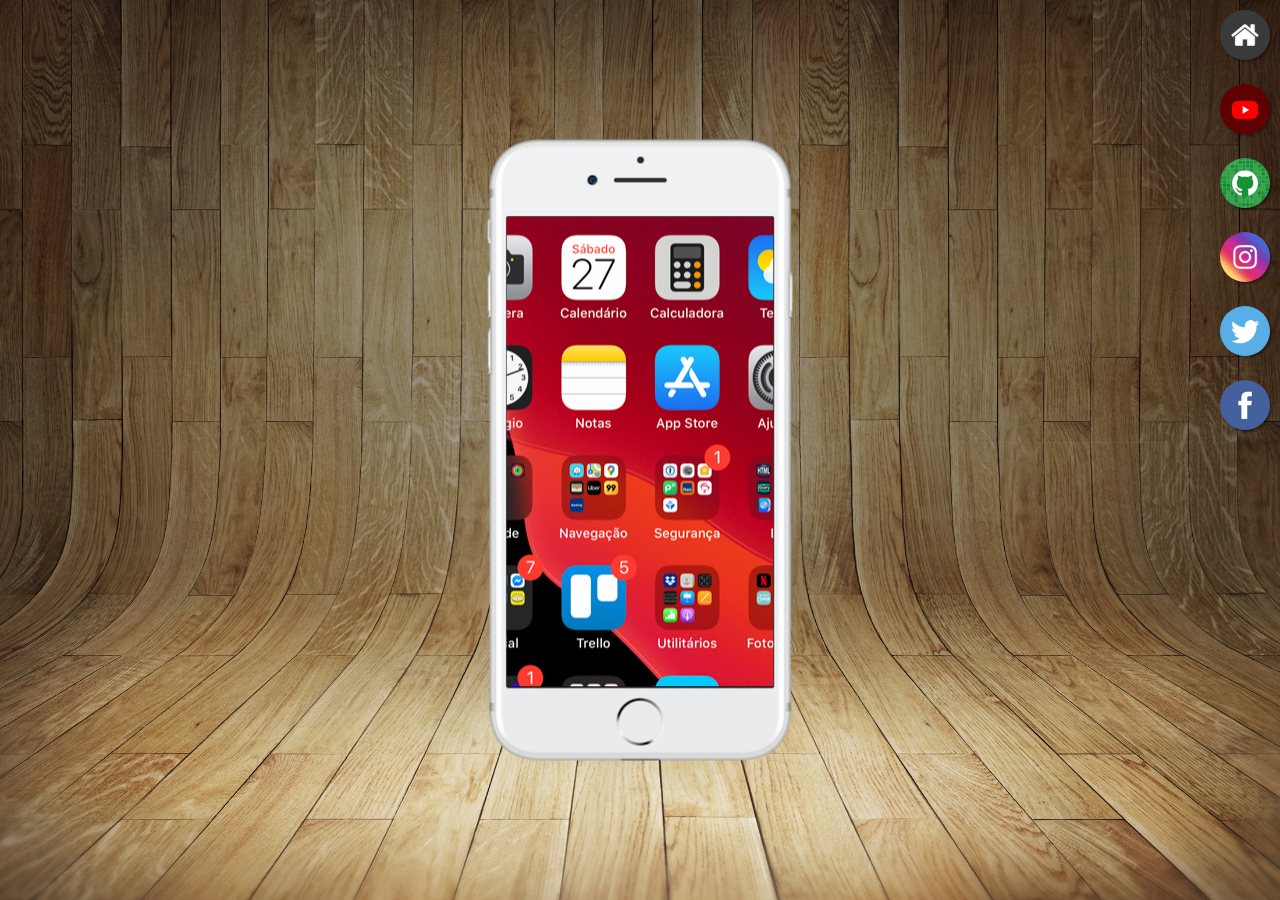
<file: index.html>
<!DOCTYPE html>
<html lang="pt-br">
<head>
    <meta charset="UTF-8">
    <meta name="viewport" content="width=device-width, initial-scale=1.0">
    <link rel="shortcut icon" href="favicon.ico" type="image/x-icon">
    <link rel="stylesheet" href="estilos/style.css">
    <title>Projeto</title>
</head>
<body>
    <main>
        <section id="telefone">
            <iframe src="home.html" name="tela" id="tela" frameborder="0">
                seu navegador não é compativel com isso.
            </iframe>
        </section>

        <section id="redes-sociais">
            <a href="home.html" target="tela"><img src="imagens/logo-home.jpg" alt="home"></a><br>
            <a href="youtube.html" target="tela"><img src="imagens/logo-youtube.jpg" alt="youtube"></a><br>
            <a href="github.html" target="tela"><img src="imagens/logo-github.jpg" alt="github"></a><br>
            <a href="#" target="tela"><img src="imagens/logo-instagram.jpg" alt="instagram"></a><br>
            <a href="#" target="tela"><img src="imagens/logo-twitter.jpg" alt="twitter"></a><br>
            <a href="#" target="tela"><img src="imagens/logo-facebook.jpg" alt="facebook"></a><br>
        </section>
    </main>
</body>
</html>
</file>
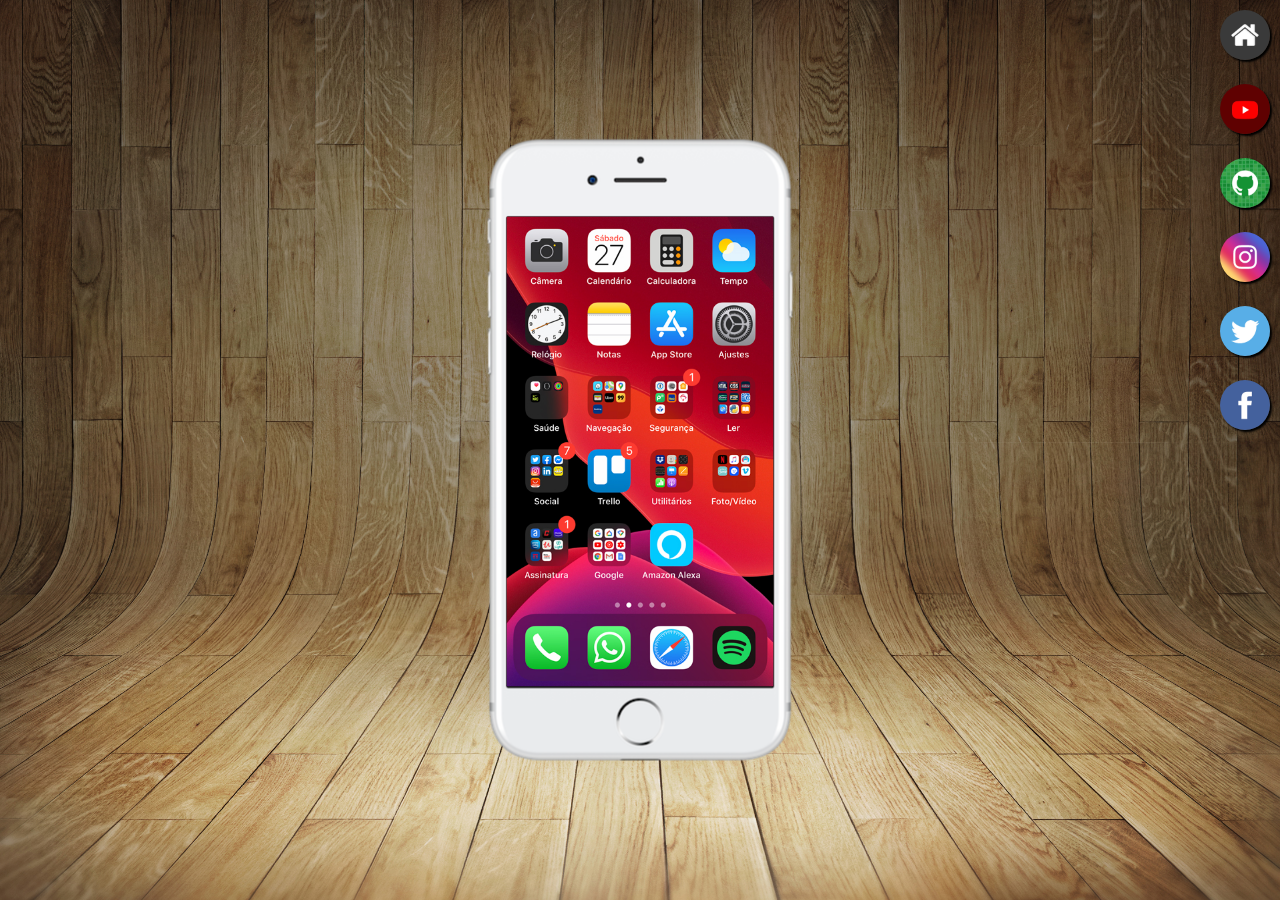
<file: teste/index.html>
<!DOCTYPE html>
<html lang="pt-br">
<head>
    <meta charset="UTF-8">
    <meta name="viewport" content="width=device-width, initial-scale=1.0">
    <title>Tentando refazer o projeto só com minhas revisões.</title>
    <link rel="stylesheet" href="style.css">
</head>
<body>
    <main>
        <section id="telefone">
            <iframe src="home.html" name="tela" id="tela" frameborder="0"></iframe>
        </section>

        <section id="redes-sociais">
                    <a href="home.html" target="tela"><img src="../imagens/logo-home.jpg" alt="home"></a><br>
            <a href="youtube.html" target="tela"><img src="../imagens/logo-youtube.jpg" alt="youtube"></a><br>
            <a href="github.html" target="tela"><img src="../imagens/logo-github.jpg" alt="github"></a><br>
            <a href="#" target="tela"><img src="../imagens/logo-instagram.jpg" alt="instagram"></a><br>
            <a href="#" target="tela"><img src="../imagens/logo-twitter.jpg" alt="twitter"></a><br>
            <a href="#" target="tela"><img src="../imagens/logo-facebook.jpg" alt="facebook"></a><br>
        </section>
    </main>
</body>
</html>
</file>
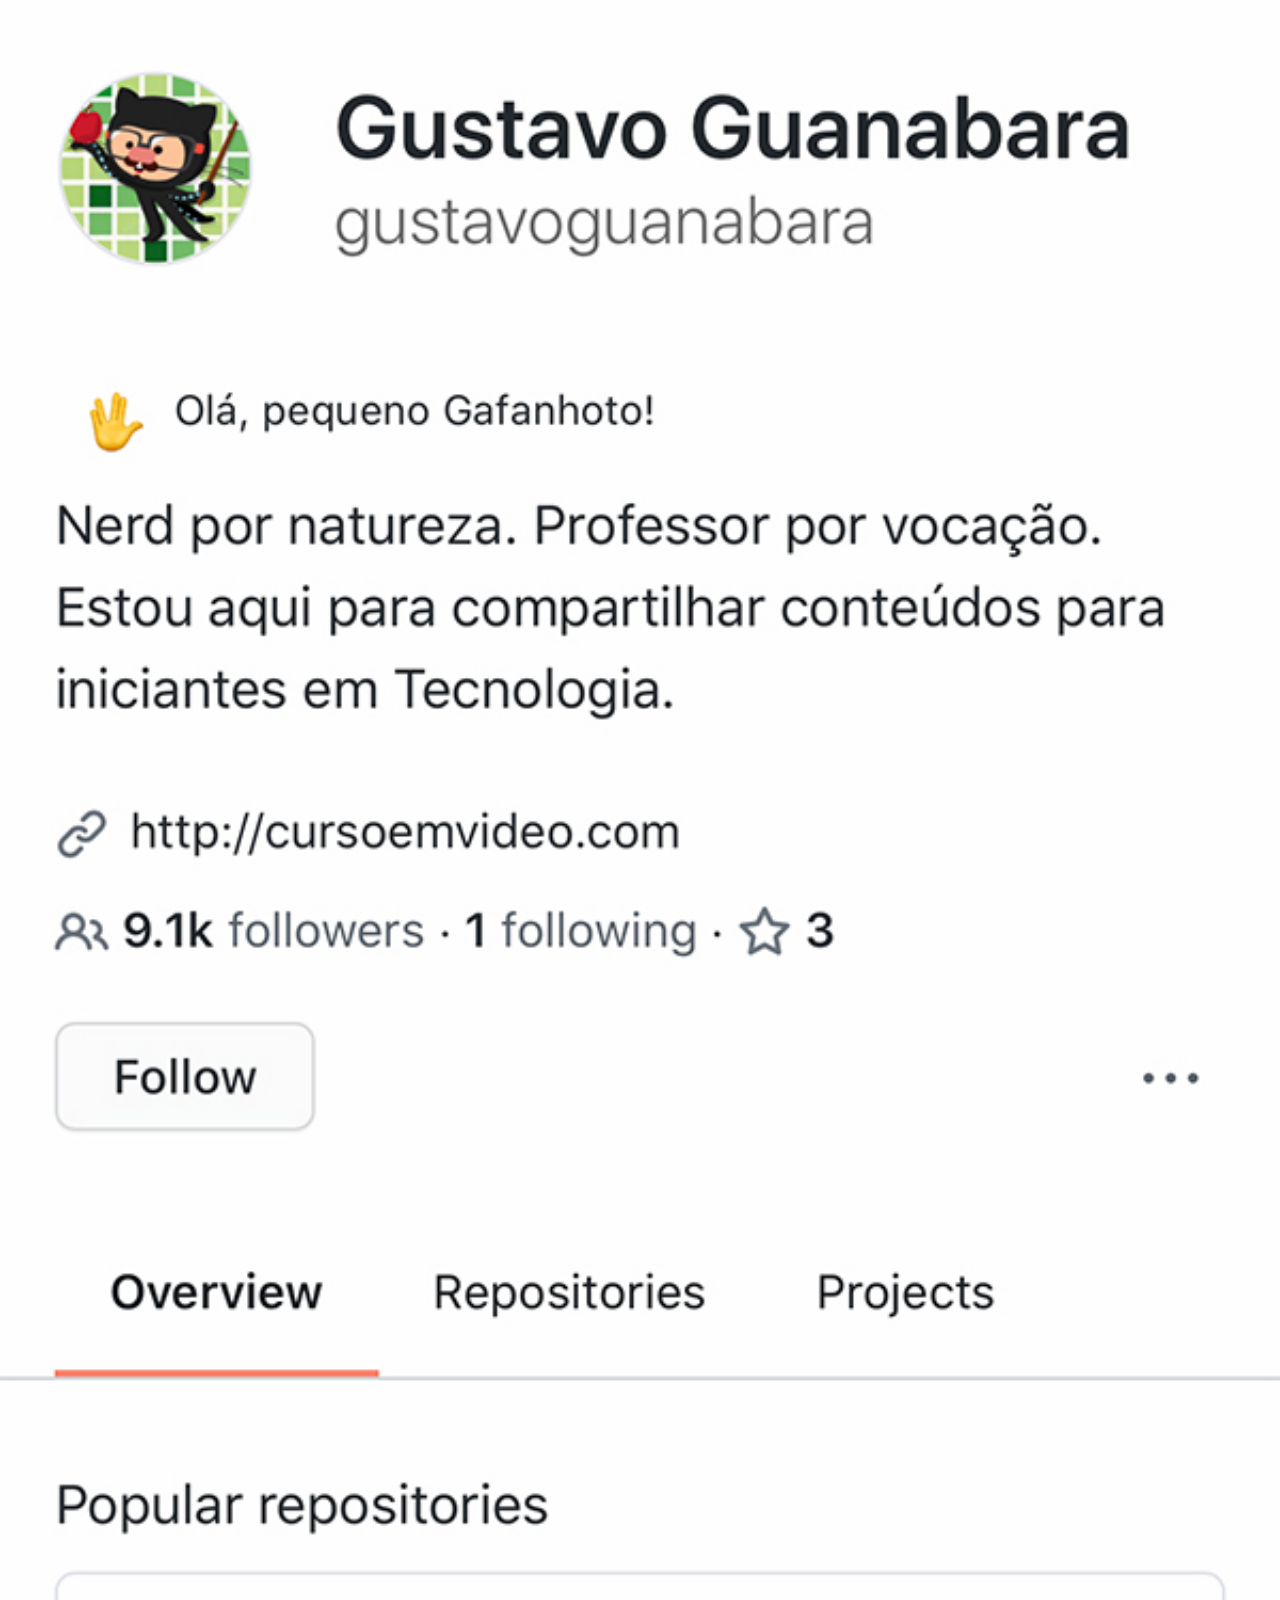
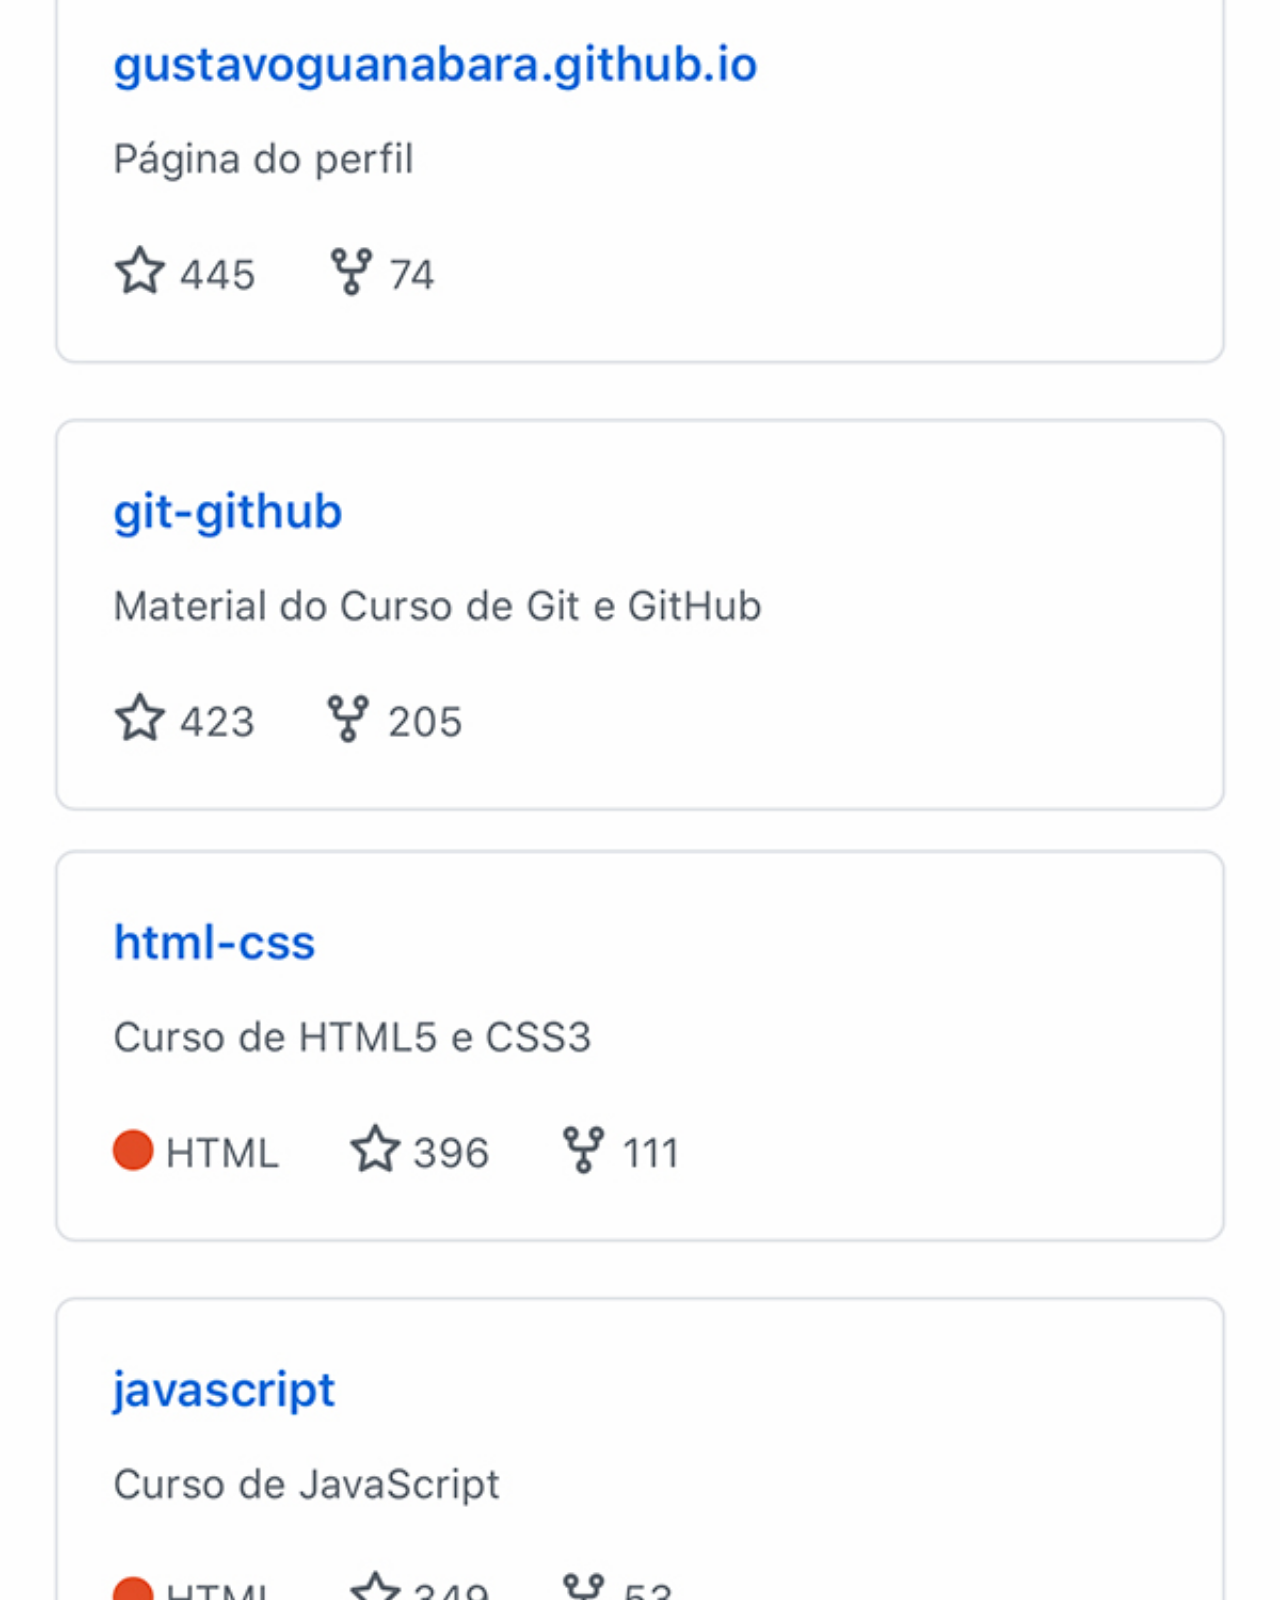
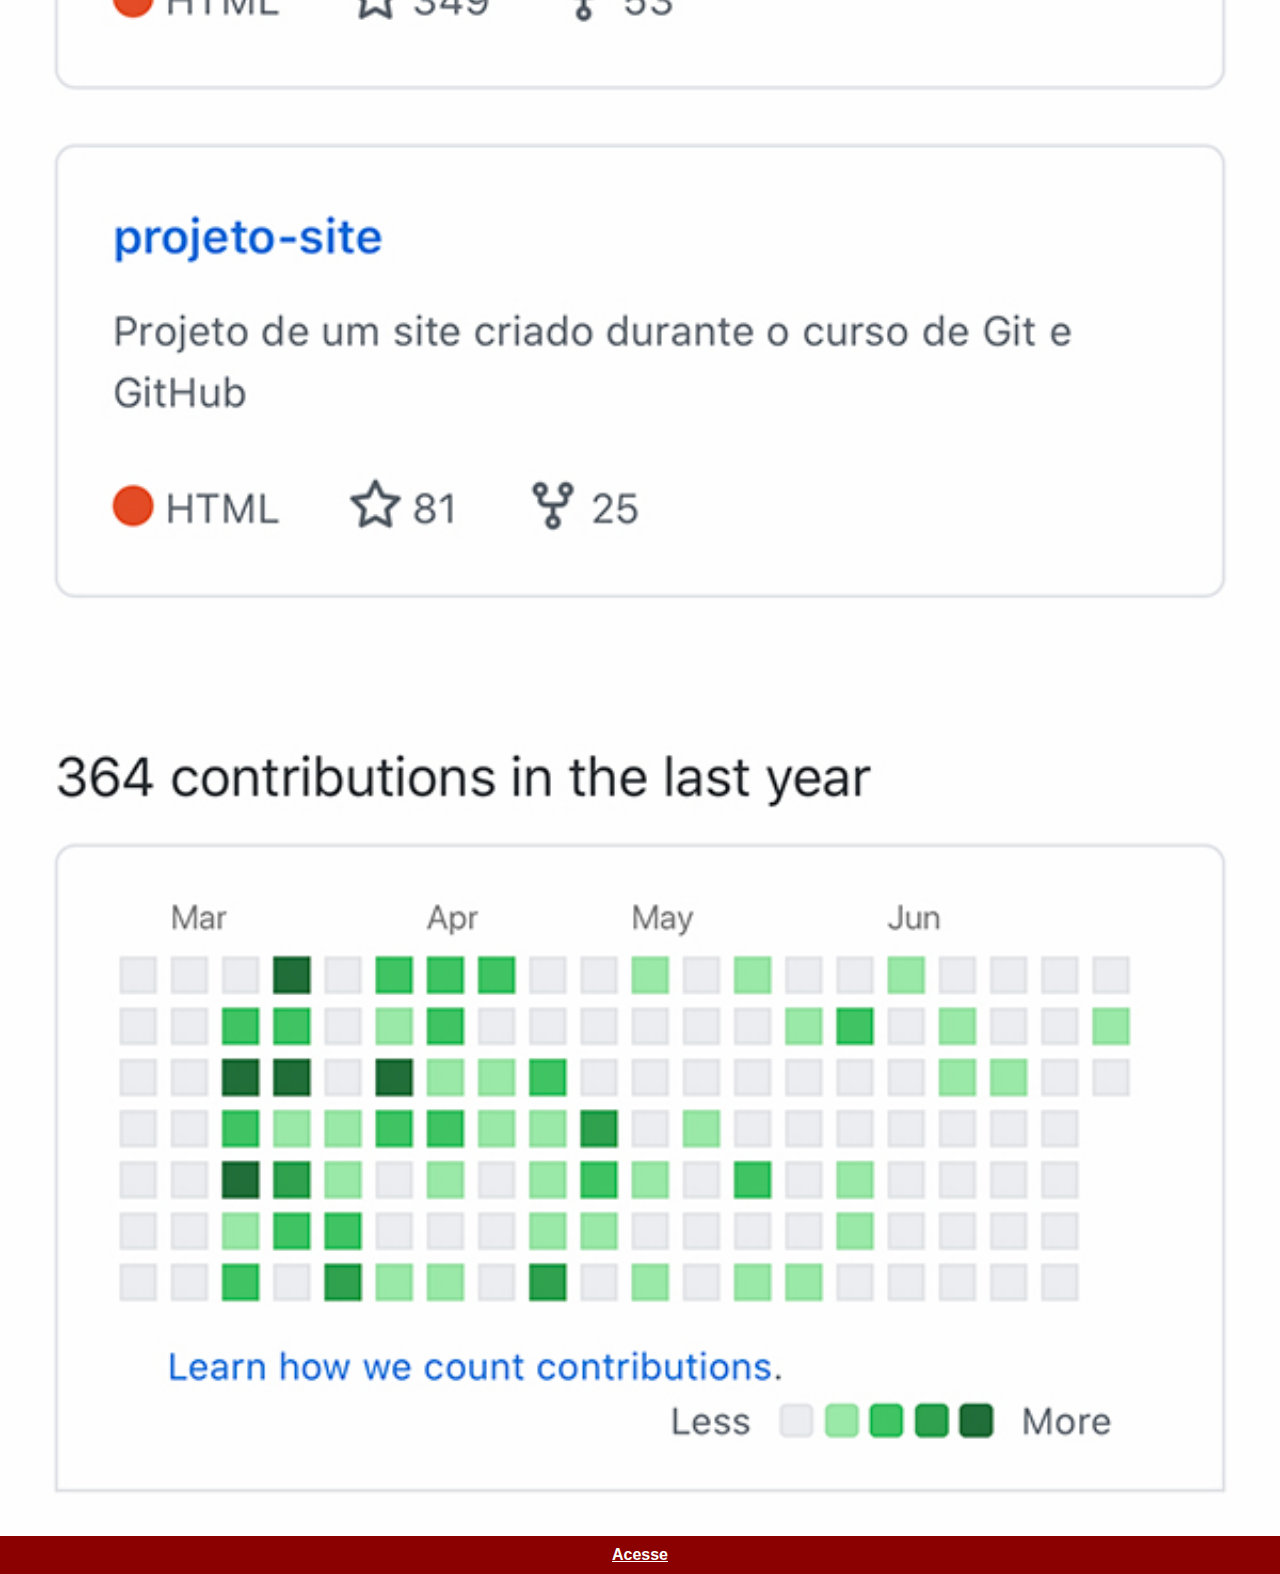
<file: github.html>
<!DOCTYPE html>
<html lang="pt-br">
<head>
    <meta charset="UTF-8">
    <meta name="viewport" content="width=device-width, initial-scale=1.0">
    <title>github</title>
    <link rel="stylesheet" href="social.css">
</head>
<body>
    <img src="imagens/tela-github.jpg" alt="github">
    <a href="https://github.com/thsousakj" target="_blank">Acesse</a>
</body>
</html>
</file>
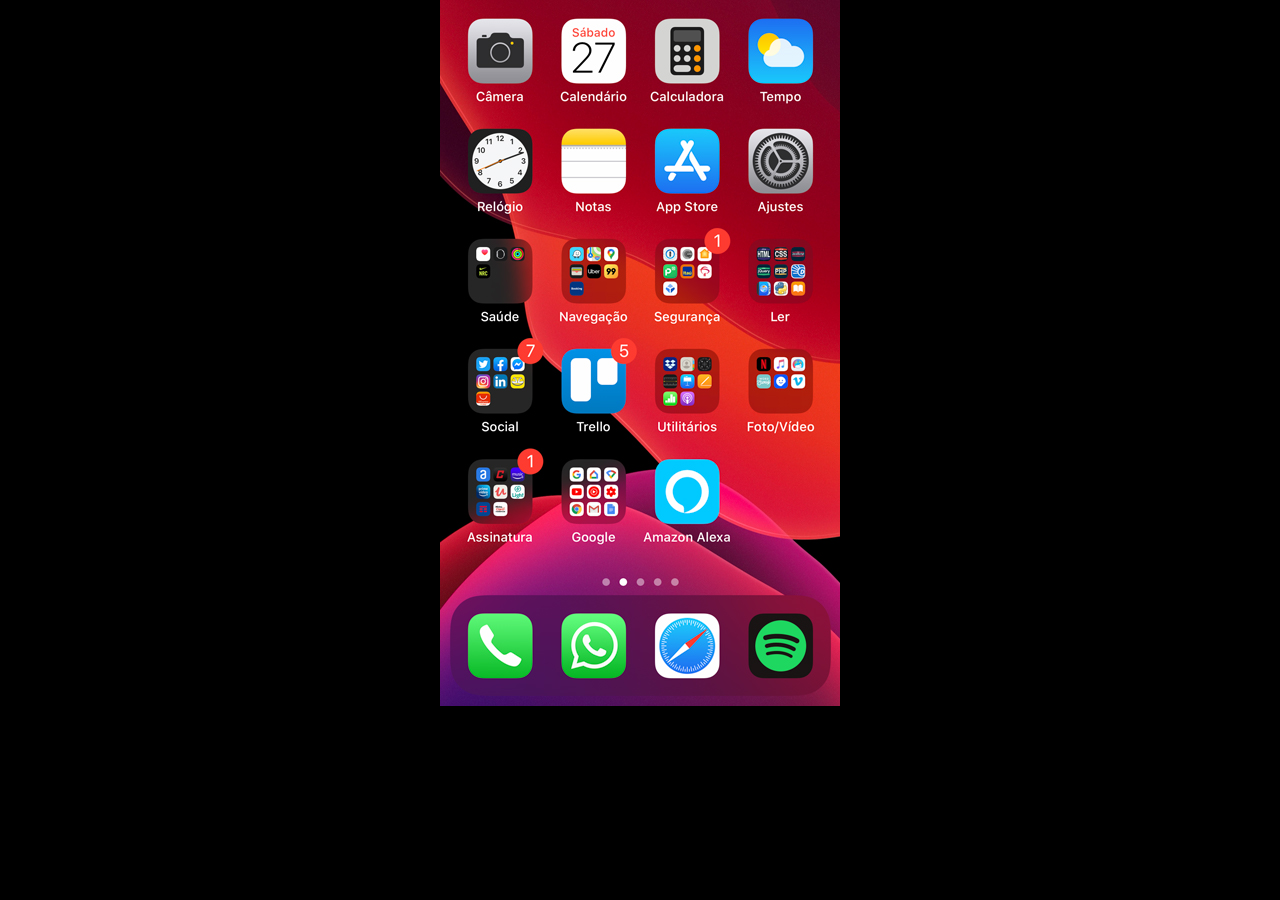
<file: home.html>
<!DOCTYPE html>
<html lang="pt-br">
<head>
    <meta charset="UTF-8">
    <meta name="viewport" content="width=device-width, initial-scale=1.0">
    <title>Home</title>
    <style>
        * {
            margin: 0px;
            padding: 0px;
        }

        body {
            height: 100%vh;
            width: 100vw;
            background-size: cover;
            background: black url('imagens/tela-home.jpg') no-repeat top center;
        }
    </style>
</head>
<body>
</body>
</html>
</file>
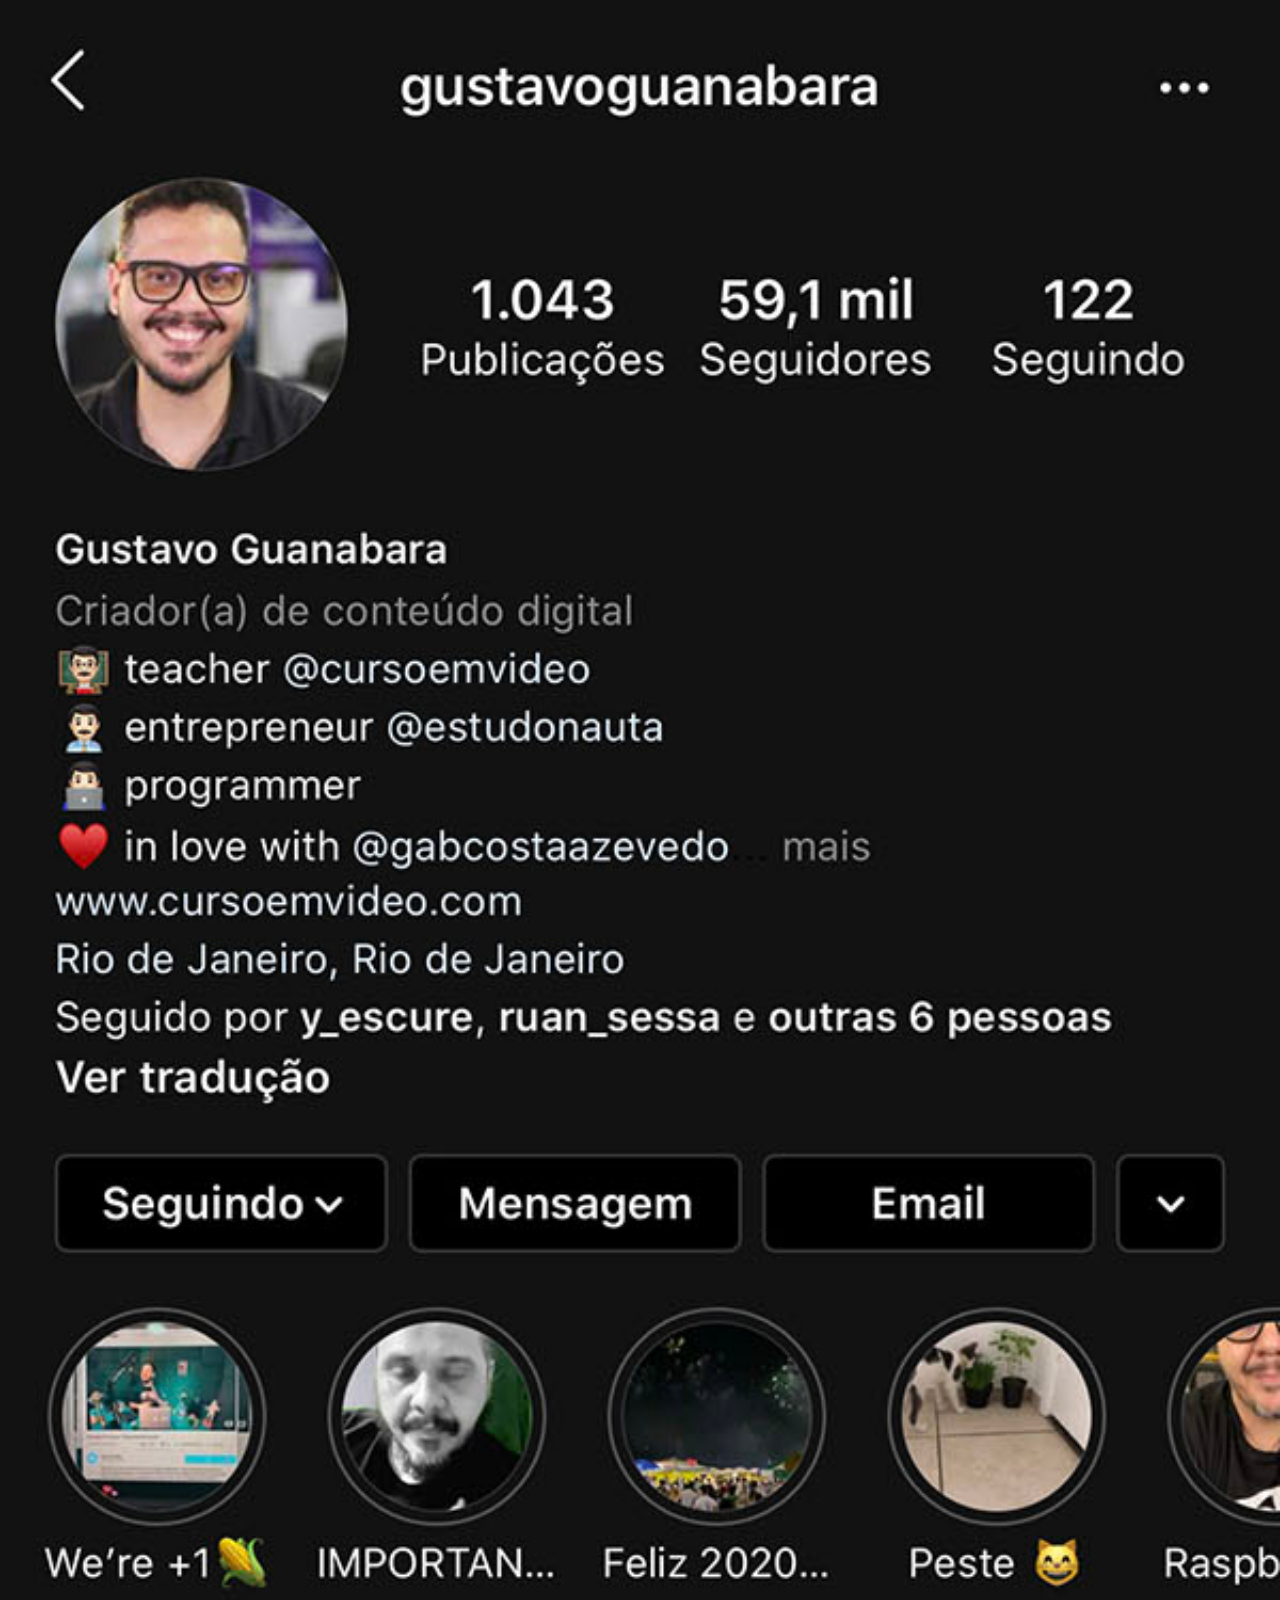
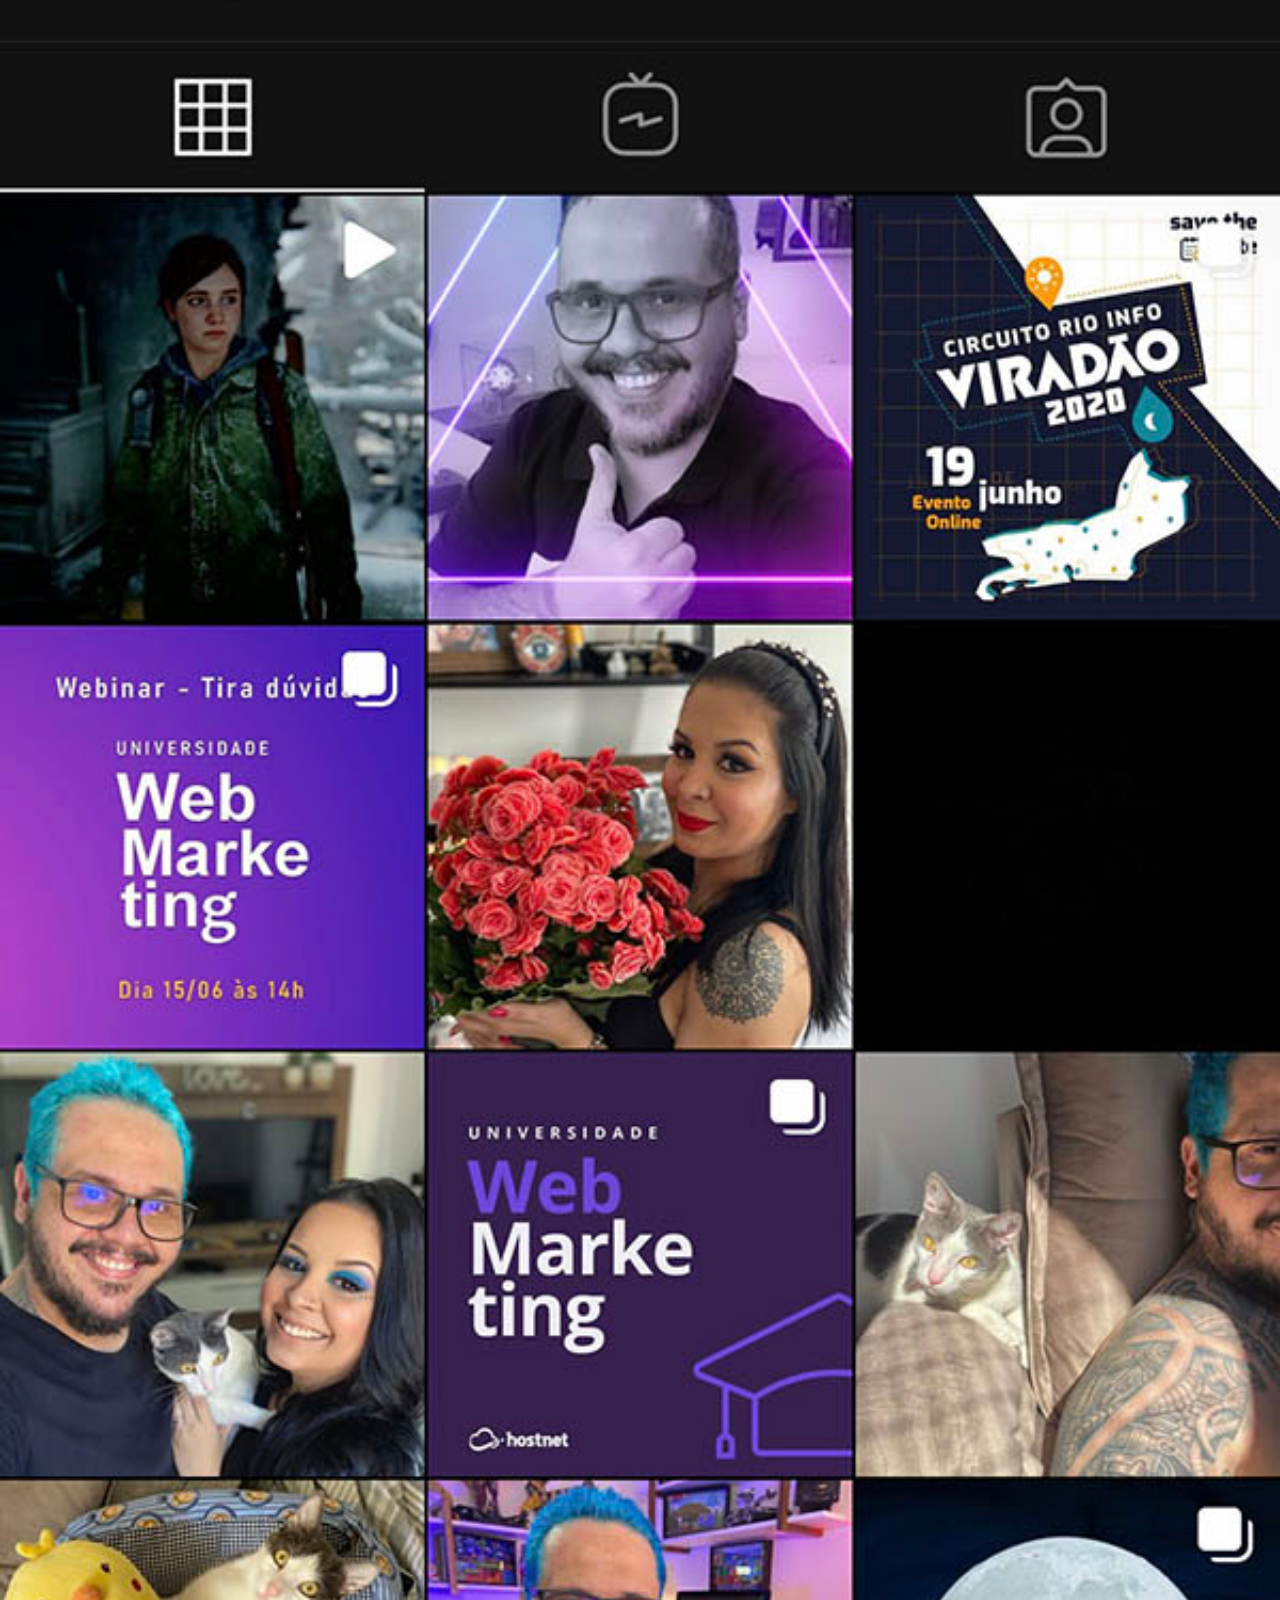
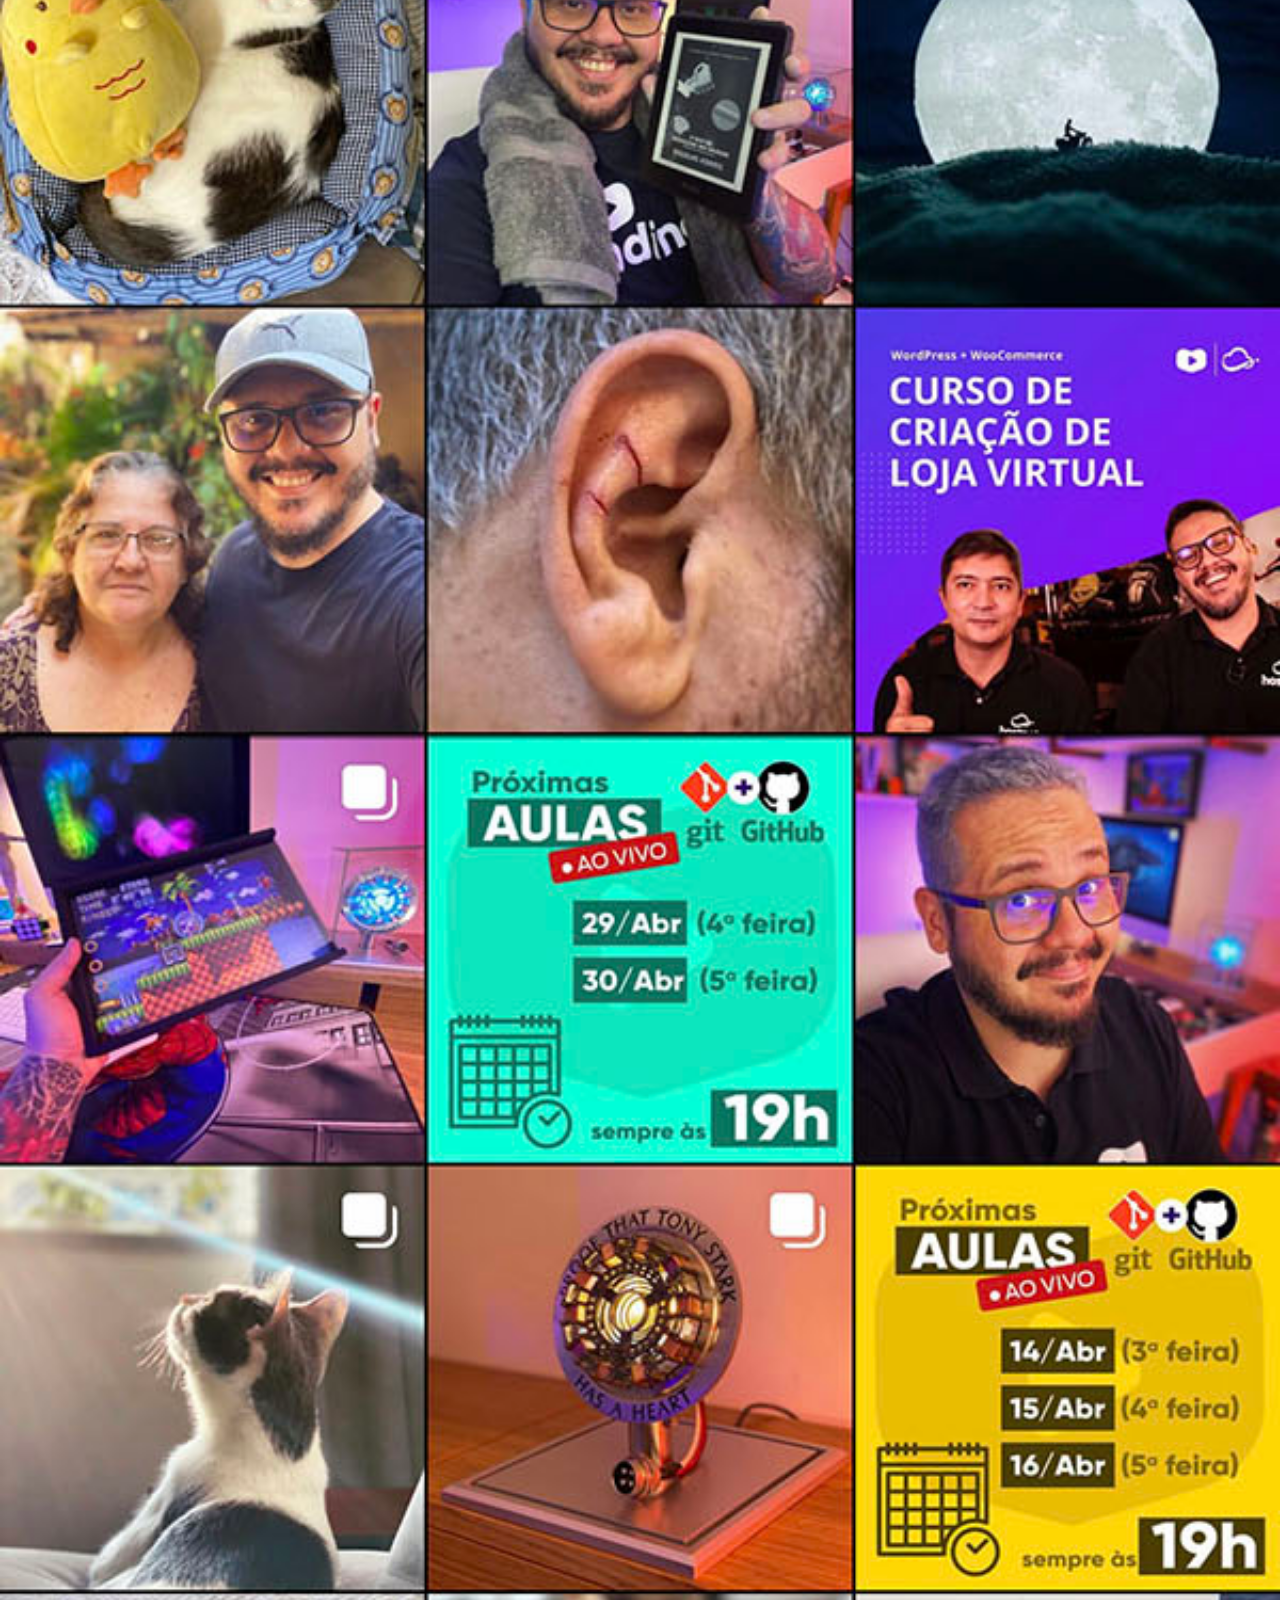
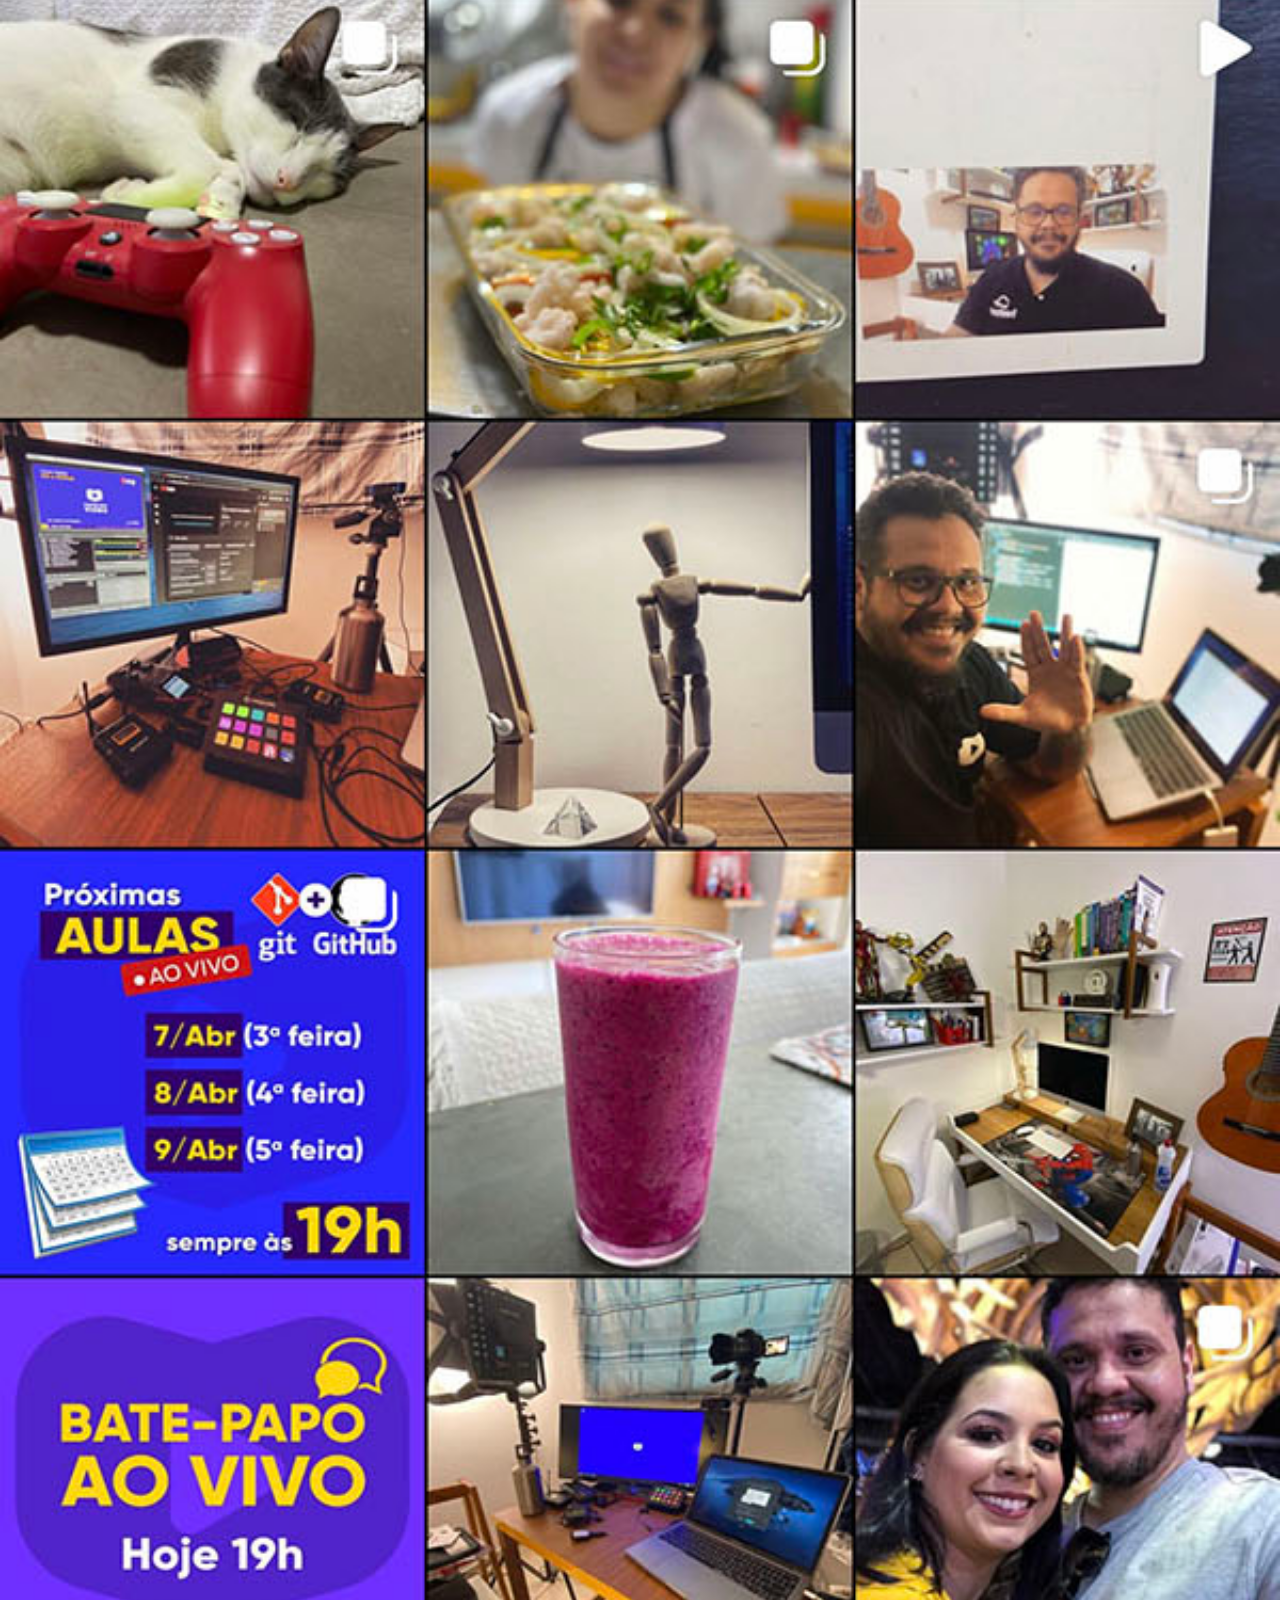
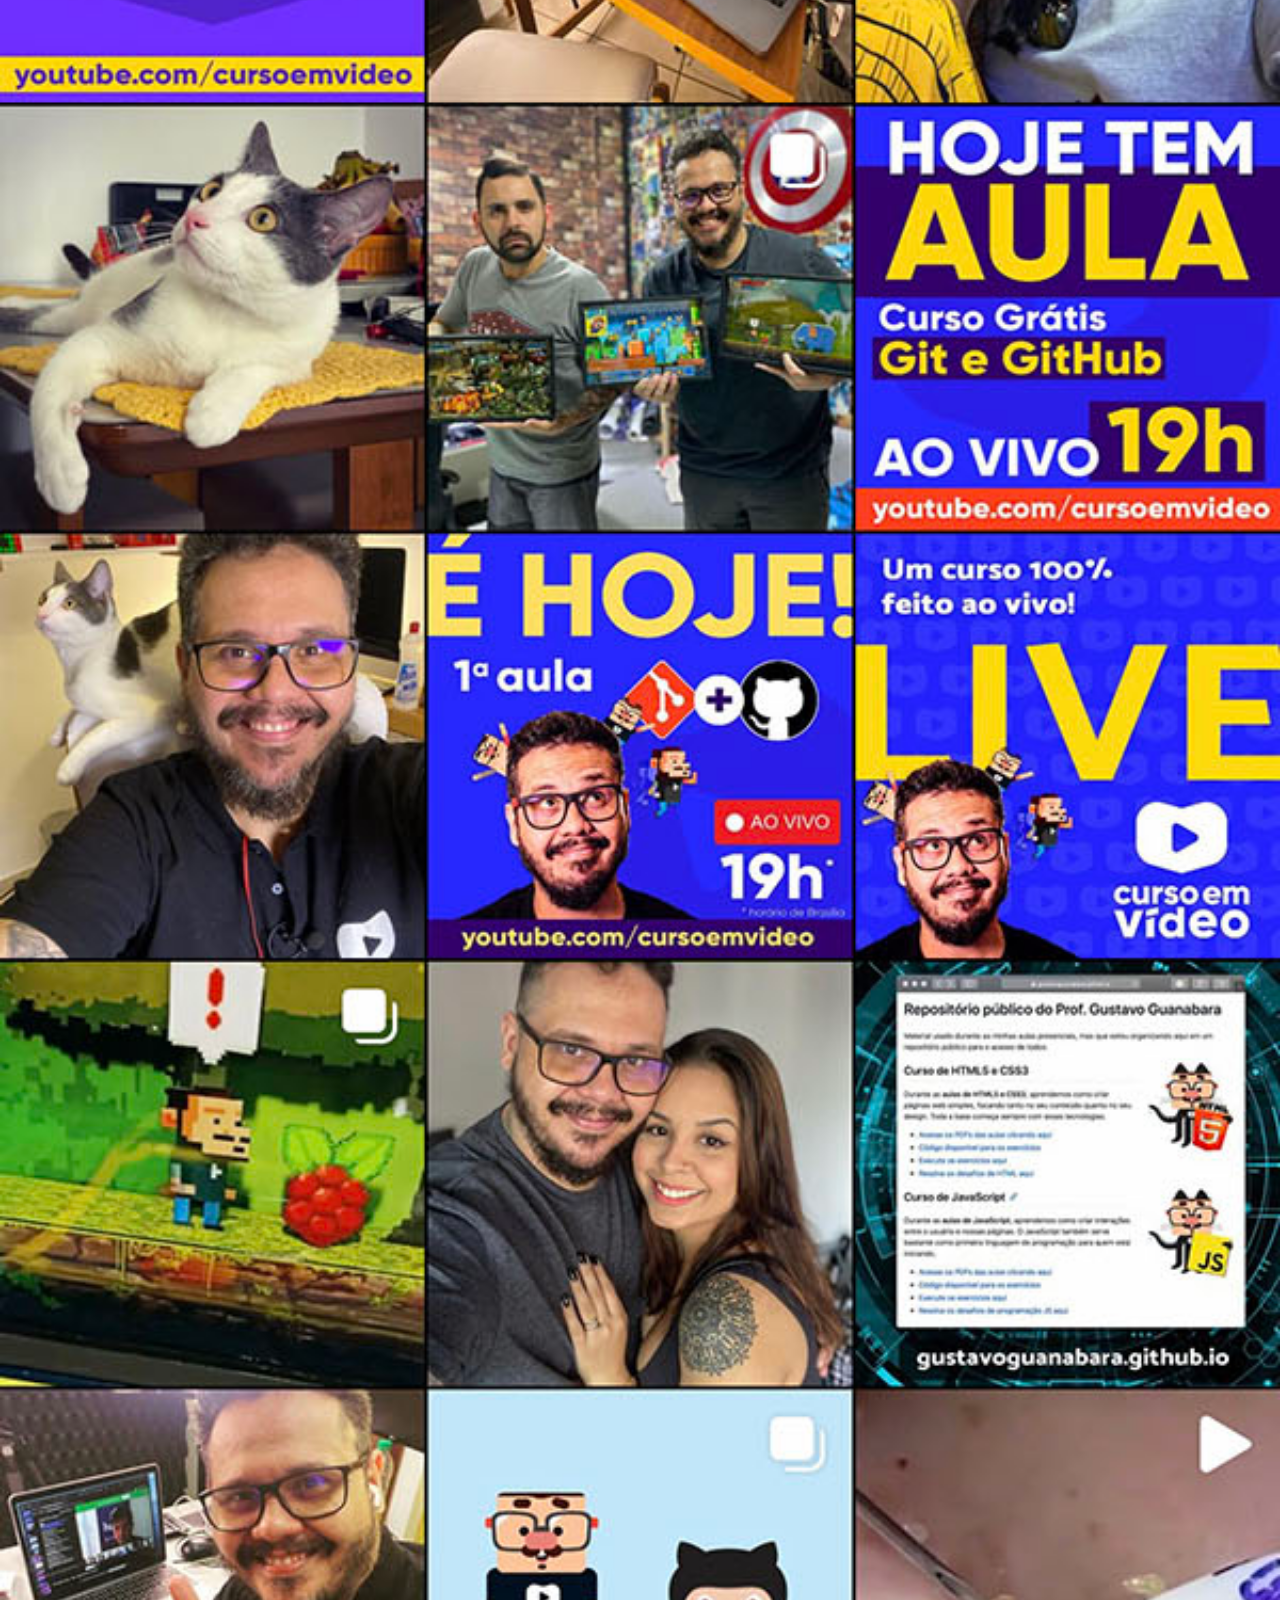
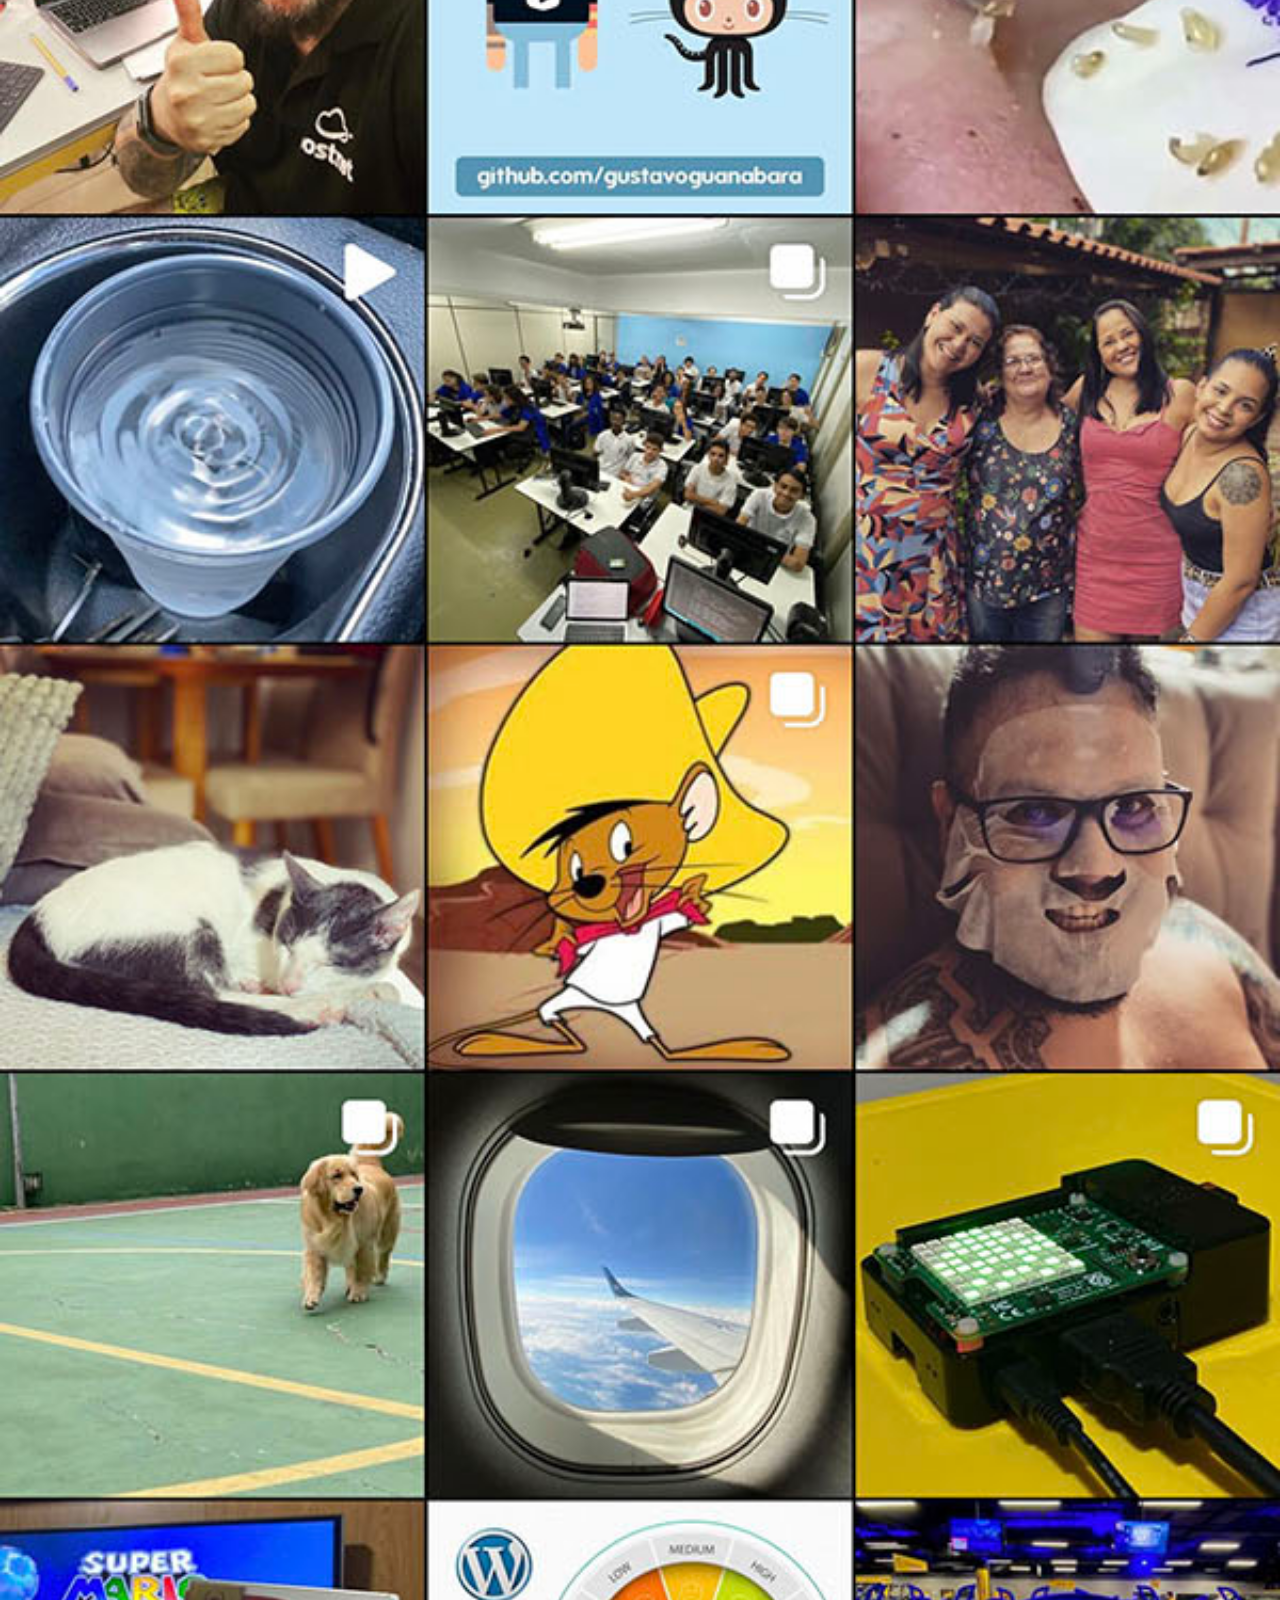
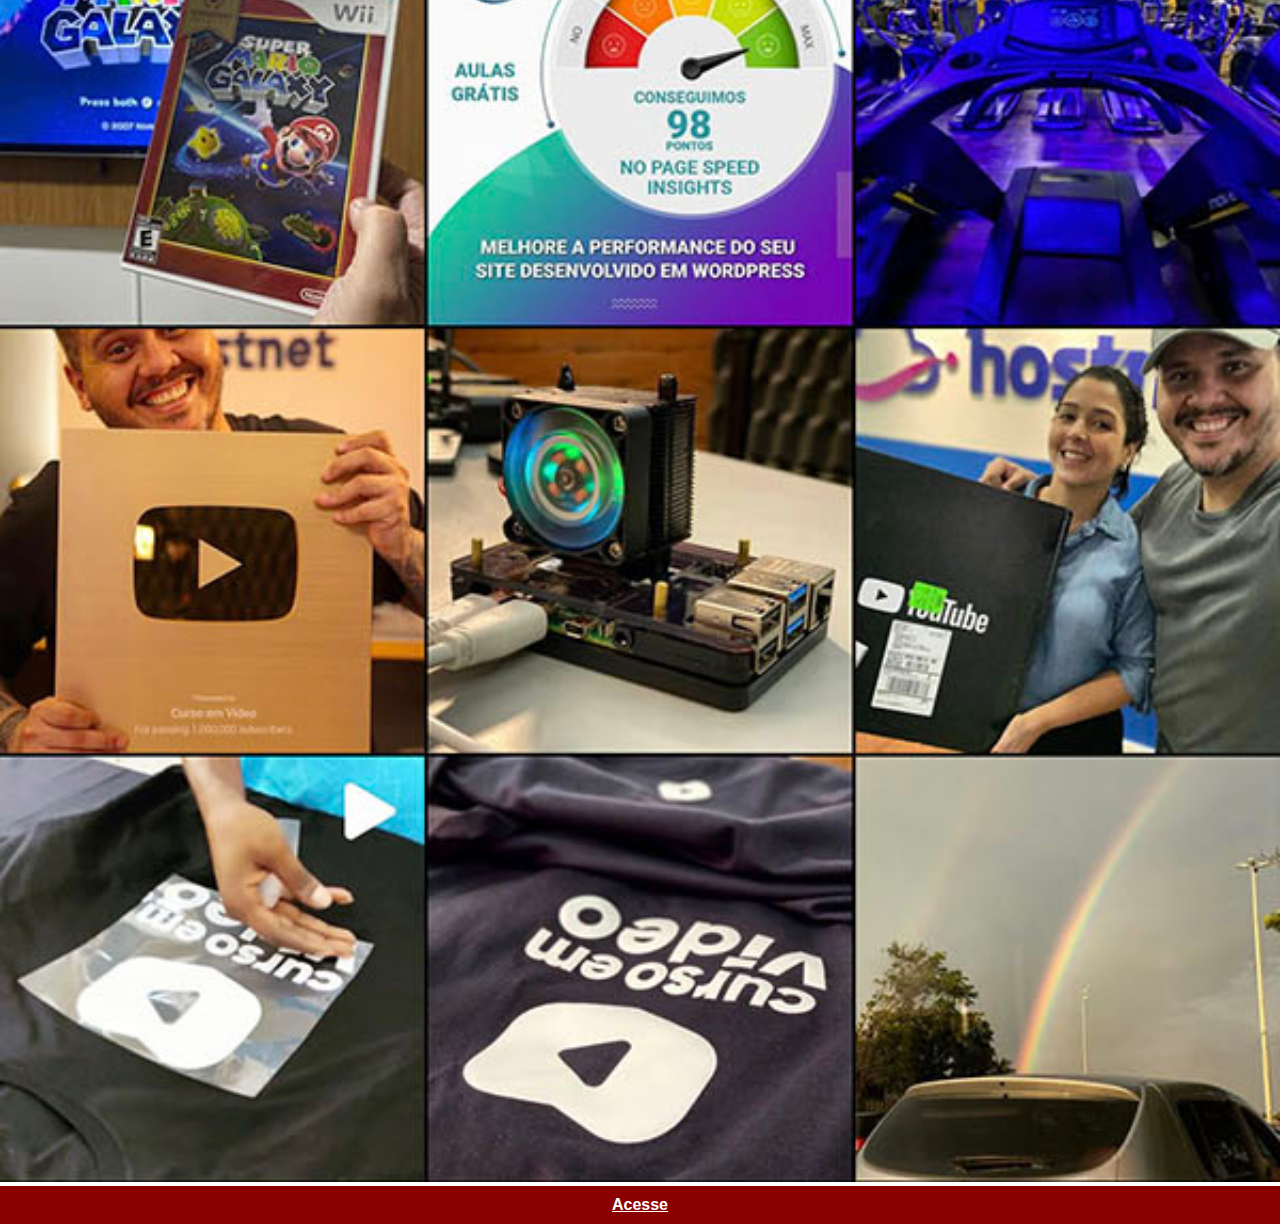
<file: instagram.html>
<!DOCTYPE html>
<html lang="pt-br">
<head>
    <meta charset="UTF-8">
    <meta name="viewport" content="width=device-width, initial-scale=1.0">
    <title>Instagram</title>
    <link rel="stylesheet" href="social.css">
</head>
<body>
    <img src="imagens/tela-instagram.jpg" alt="Instagram">
    <a href="https://www.instagram.com/" target="_blank">Acesse</a>
</body>
</html>
</file>
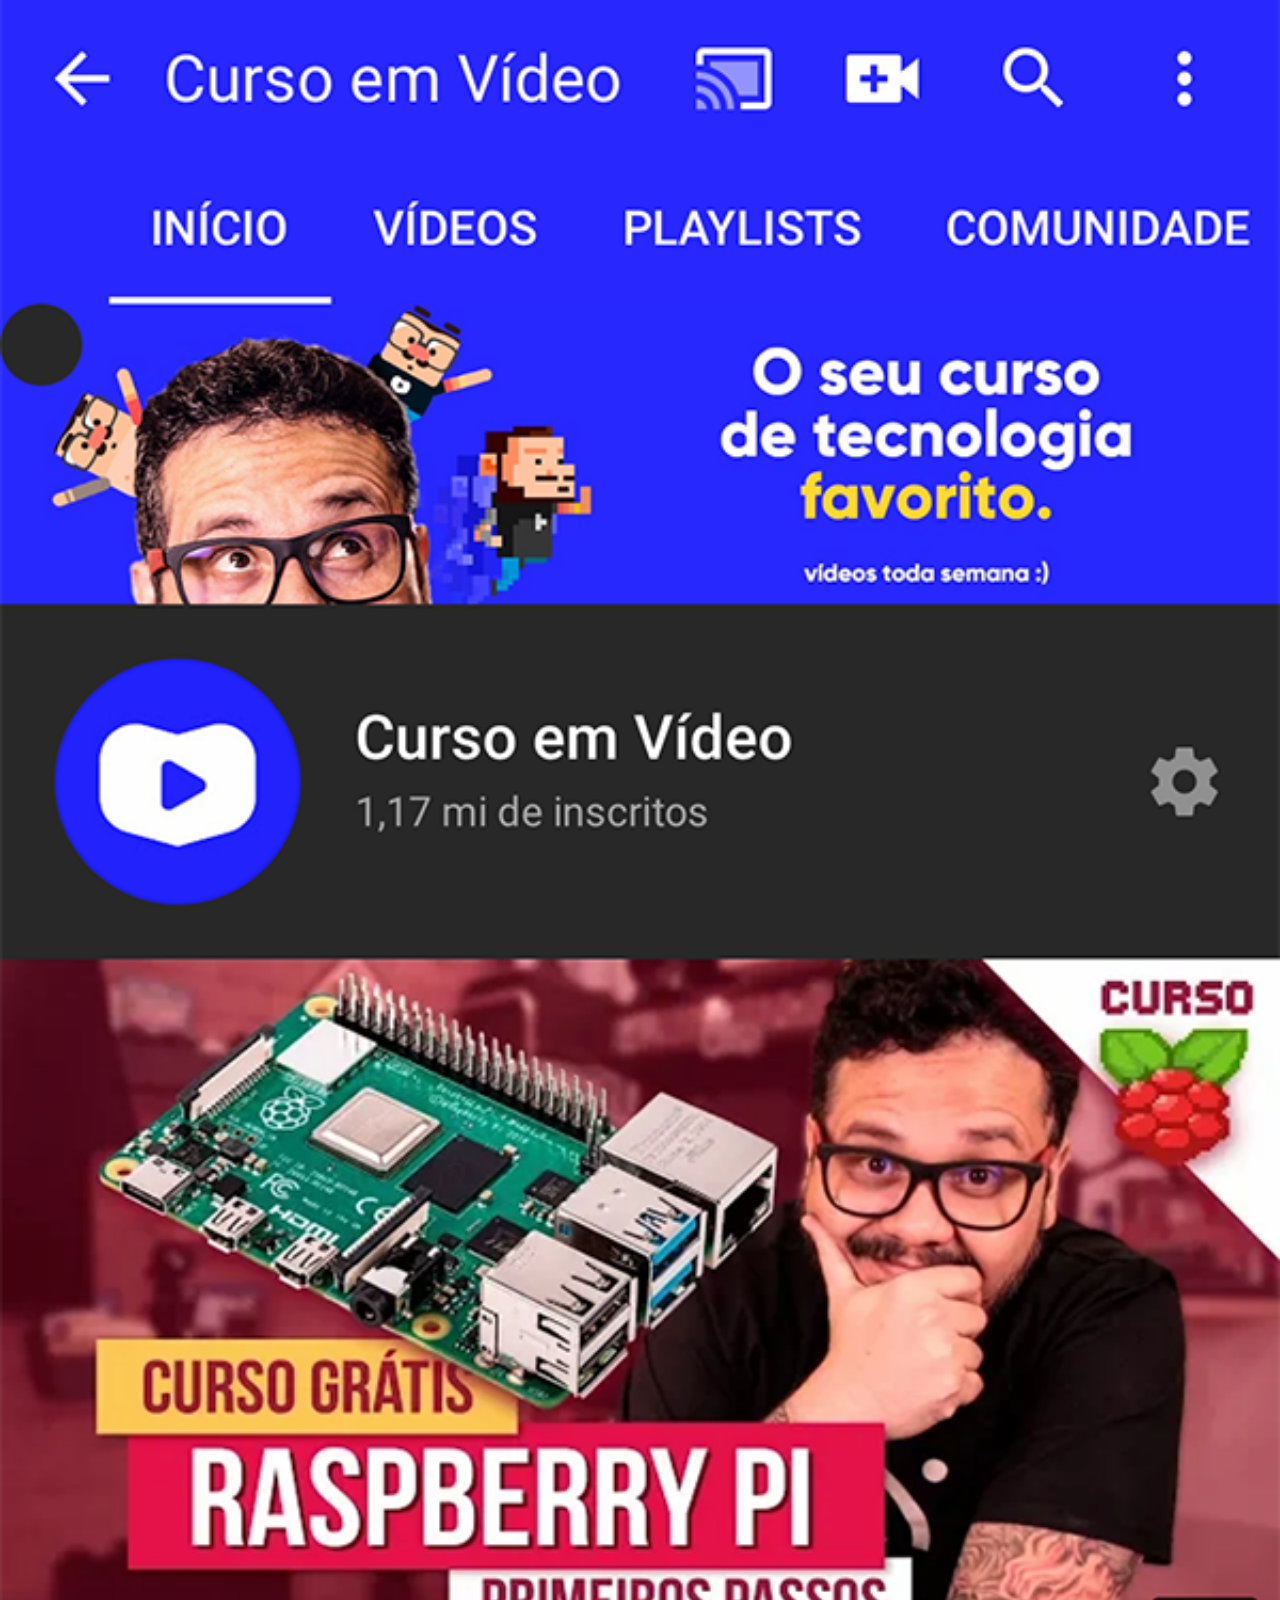
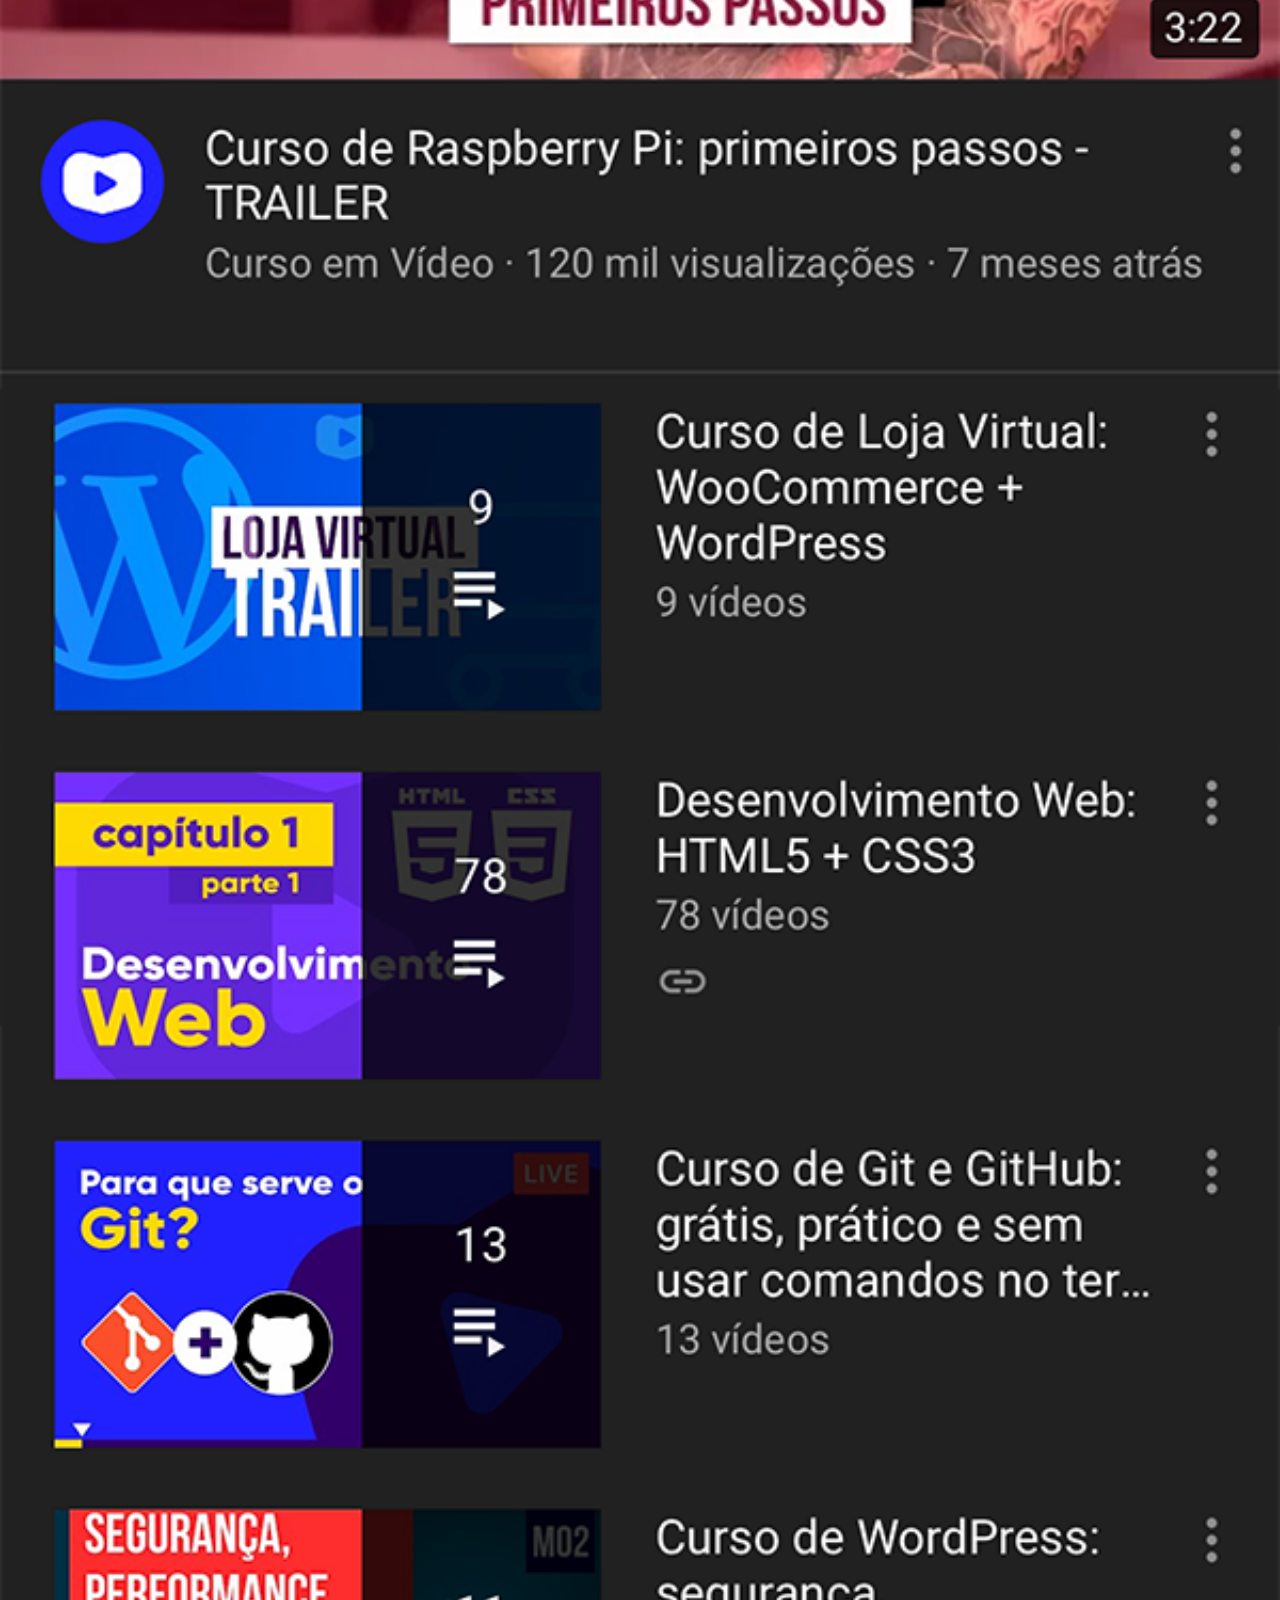
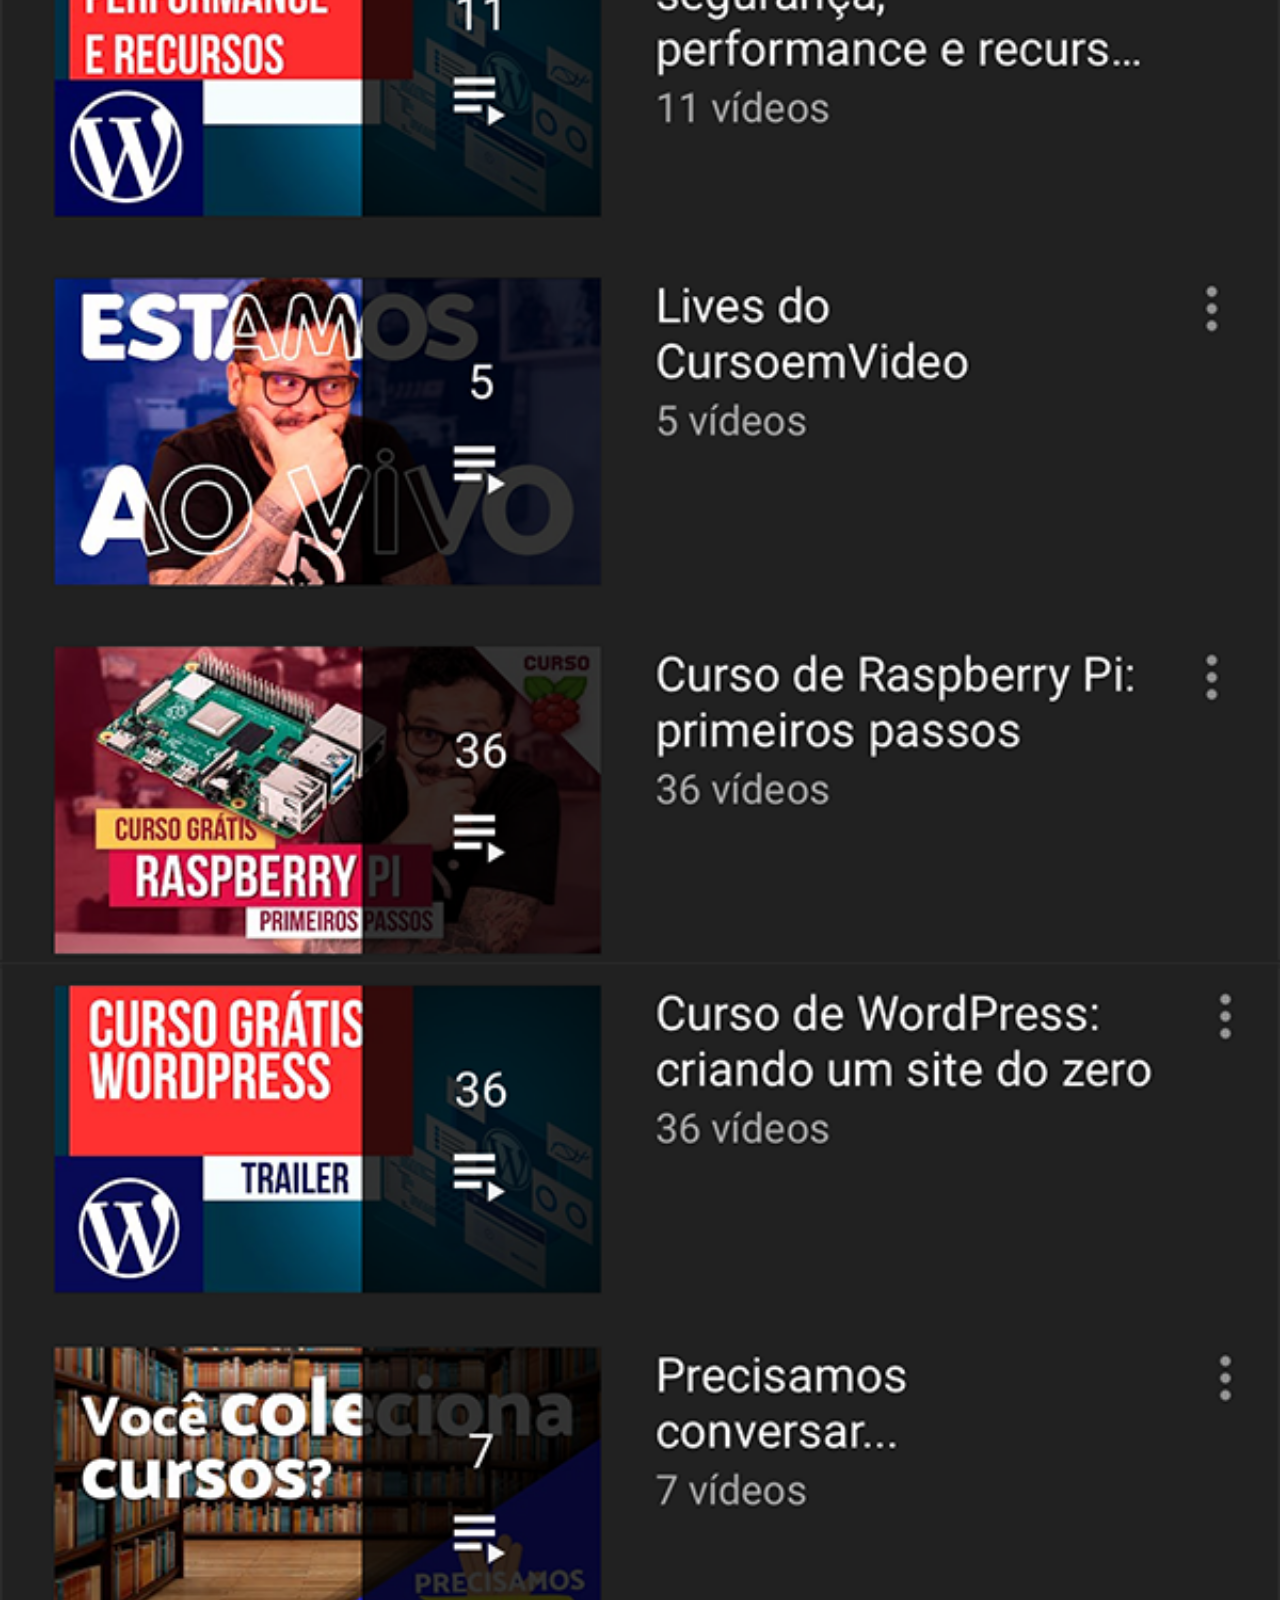
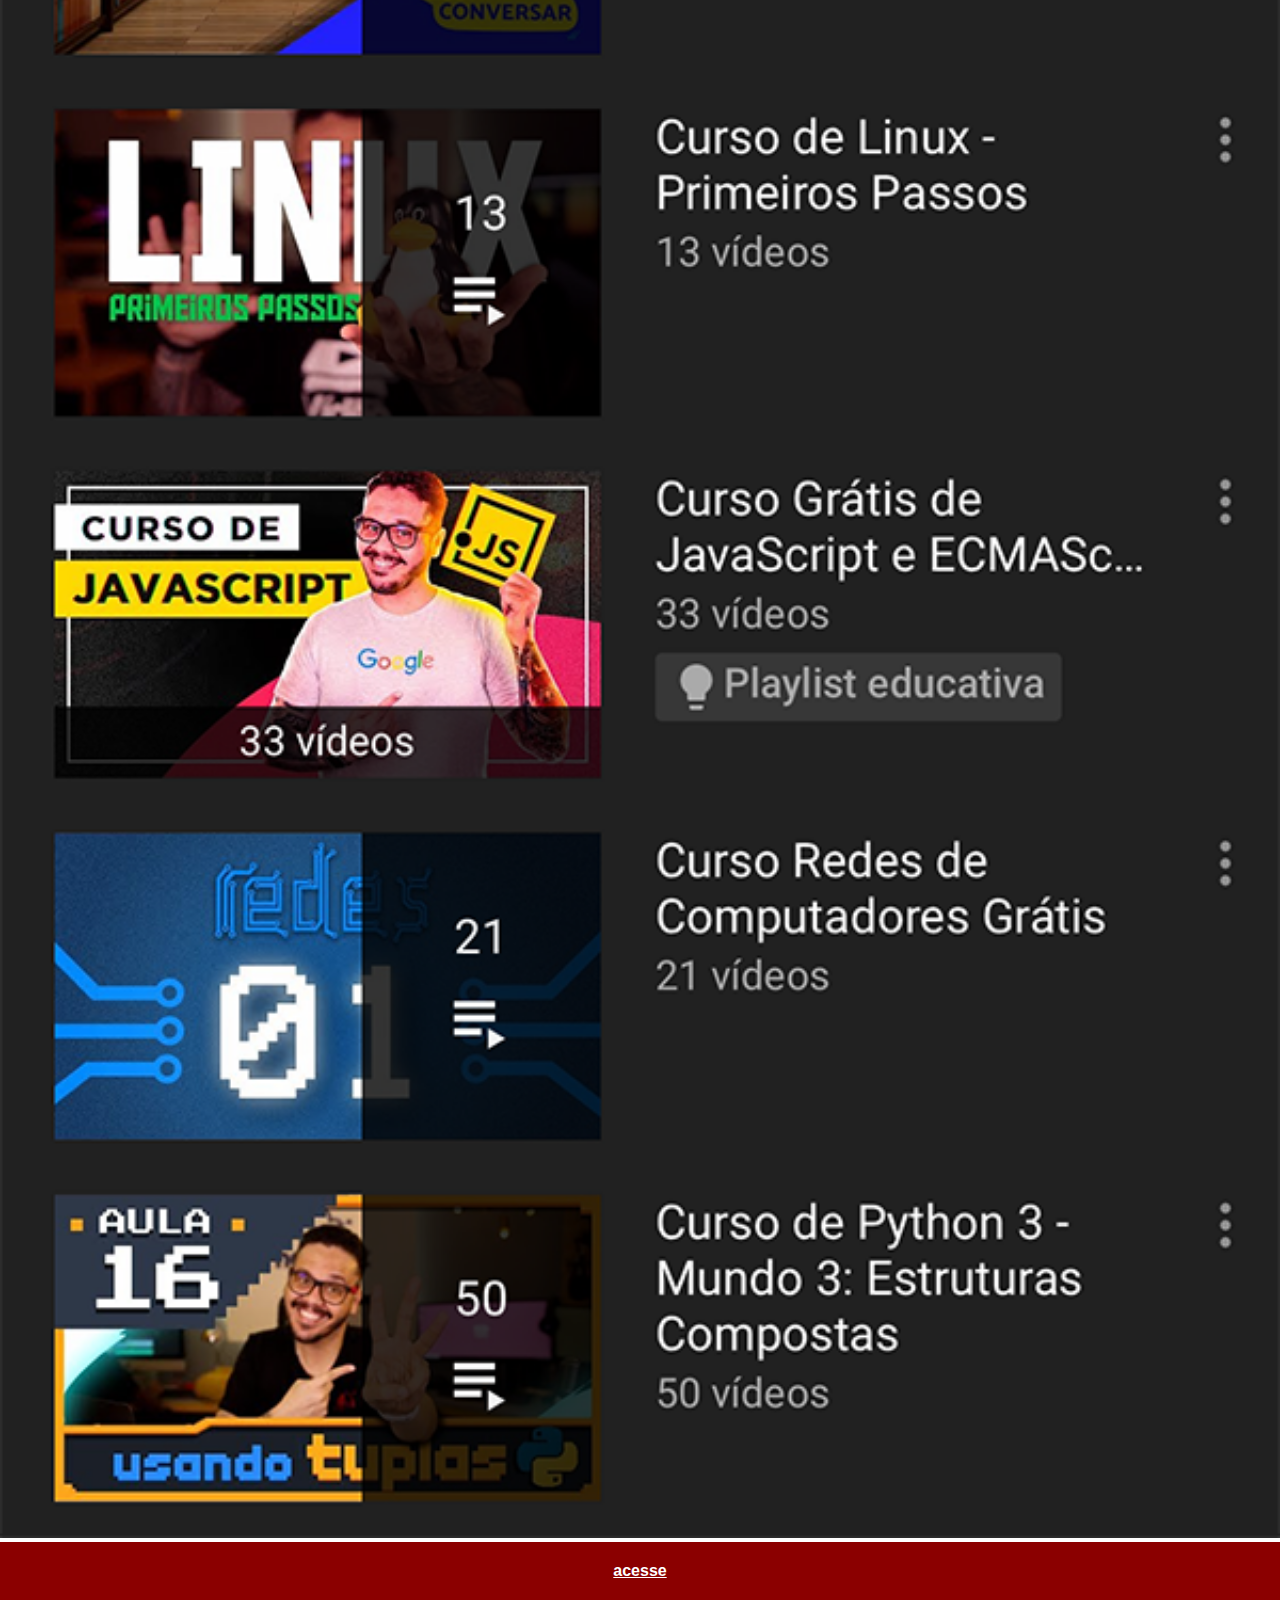
<file: youtube.html>
<!DOCTYPE html>
<html lang="pt-bt">
<head>
    <meta charset="UTF-8">
    <meta name="viewport" content="width=device-width, initial-scale=1.0">
    <title>youtube</title>
    <style>
        * {
            margin: 0px;
            padding: 0px;
            font-family: Arial, Helvetica, sans-serif;
        }

        ::-webkit-scrollbar {
            width: 0px;
            height: 0px;
        }
        
        img {
            width: 100vw;
        }

        a {
            display: block;
            background-color: darkred;
            color: white;
            padding: 20px;
            text-align: center;
            font-weight: bolder;
            text-decoration: nome;
        }
    </style>
</head>
<body>
    <img src="imagens/tela-youtube.png" alt="youtube">
    <a href="https://www.youtube.com/watch?v=N9WrRz5f7LQ" target="_blank">acesse</a>
</body>
</html>
</file>
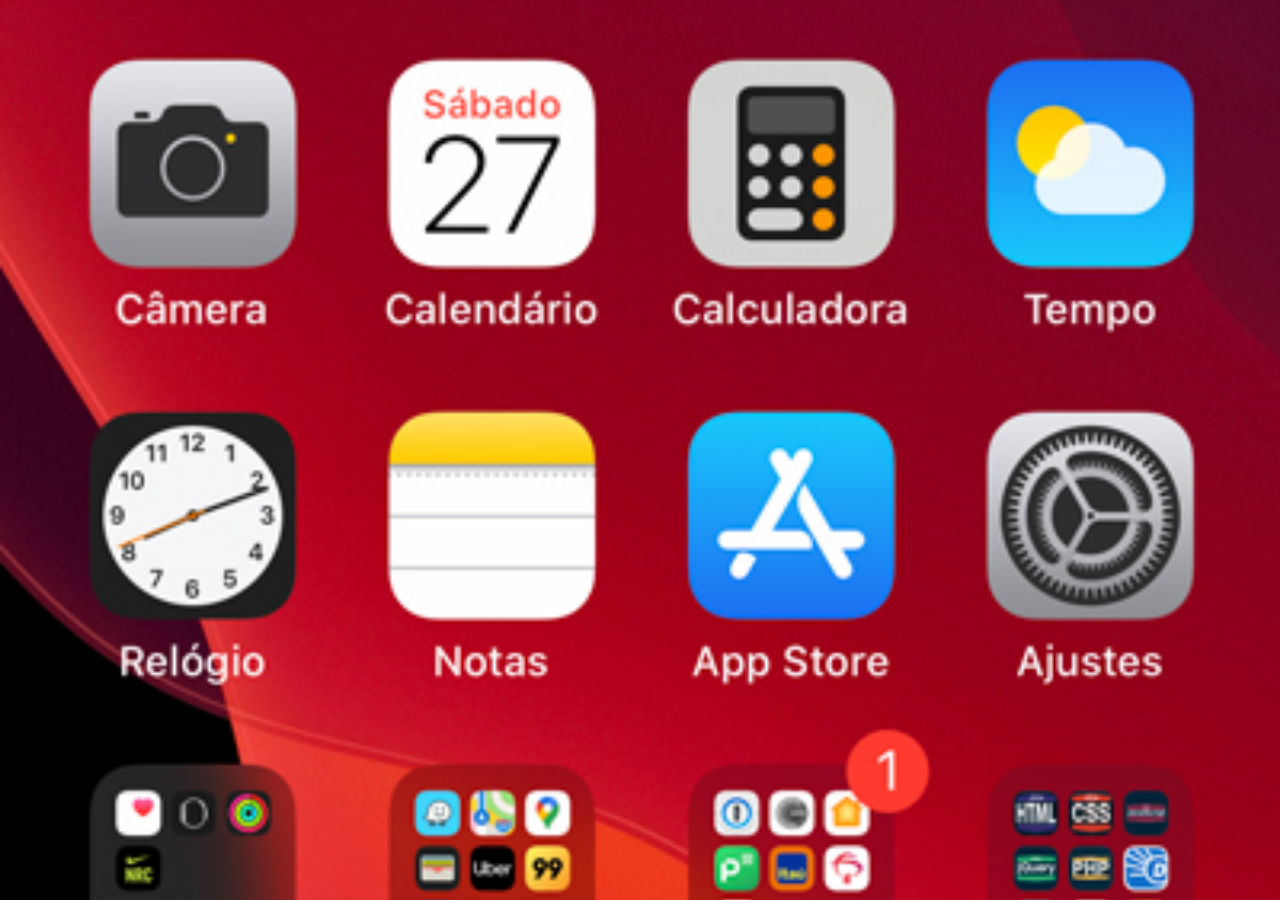
<file: teste/home.html>
<!DOCTYPE html>
<html lang="pt-br">
<head>
    <meta charset="UTF-8">
    <meta name="viewport" content="width=device-width, initial-scale=1.0">
    <title>Document</title>
    <link rel="stylesheet" href="social.css">
</head>
<body>

</body>
</html>
</file>
<file: estilos/style.css>
@charset "UTF-8";

* {
    margin: 0px;
    padding: 0px;
    font-family: Arial, Helvetica, sans-serif;
}

html, body {
    height: 100vh;
    width: 100vw;
    background-color: black;
}

body {
    background: url('../imagens/fundo-madeira.jpg')no-repeat top center;
    background-size: cover;
    background-attachment: fixed;
}

main {
    position: relative;
    height: 100vh;
}

section#telefone {
    position: absolute;
    top: 50%;
    left: 50%;
    transform: translate(-50%, -50%);

    height: 627px;
    width: 311px;
    background: url('../imagens/frame-iphone.png') no-repeat;
}

iframe#tela {
    position: relative;
    top: 80px;
    left: 22px;
    width: 267px;
    height: 470px;
}

section#redes-sociais {
    text-align: right;
}

section#redes-sociais img{
    width: 50px;
    margin: 10px;
    border-radius: 50%;
    box-shadow: 2px 2px 2px rgba(0, 0, 0, 0.359);
    box-sizing: border-box;
}

section#redes-sociais img:hover {
    border: 2px 2px solid rgba(255, 255, 255, 0.861);
    transform: translate(-3px, -3px);
    box-shadow: 5px 5px 10px rgba(0, 0, 0, 0.645);
    transition: transform 0.3s;
}
</file>
<file: teste/style.css>
@charset "UTF-8";

* {
    font-family: Arial, Helvetica, sans-serif; margin: 0px; padding: 0px;
}

html, body {
    width: 100vw;
    height: 100vh;
    background-color: black;
}

body {
    background: url('../imagens/fundo-madeira.jpg') no-repeat top center;
    background-size: cover;
    background-attachment: fixed;
}

main {
    height: 100vh;
    position: relative;
}

section#telefone{
    position: absolute;
    top: 50%;
    left: 50%;
    transform: translate(-50%, -50%);

    height: 627px;
    width: 311px;
    background: url('../imagens/frame-iphone.png') no-repeat;
}

iframe {
    position: relative;
    top: 80px;
    left: 22px;
    width: 267px;
    height: 470px;
}

section#redes-sociais {
    text-align: right;
}

section#redes-sociais img {
    width: 50px;
    margin: 10px;
    border-radius: 50%;
    box-shadow: 2px 2px 2px black;
    box-sizing: border-box;
}
</file>
<file: social.css>
@charset "UTF-8";

* {
    margin: 0px;
    padding: 0px;
    font-family: Arial, Helvetica, sans-serif;
}

::-webkit-scrollbar {
    width: 0px;
    height: 0px;
}

img {
    width: 100vw;
}

a {
    display: block;
    background-color: darkred;
    color: white;
    padding: 10px;
    text-align: center;
    font-weight: bolder;
    text-decoration: nome;
}

a:hover {
    background-color: red;
}
</file>
<file: teste/social.css>
@charset "UTF-8";

*{
    margin: 0px;
    padding: 0px;
    font-family: Arial, Helvetica, sans-serif;
}

::-webkit-scrollbar {
    width: 0px;
    height: 0px;
}

img {
    width: 100vh;
}

body {
    width: 100vw;
    height: 100vh;
    background: black url('../imagens/tela-home.jpg') no-repeat top center;
    background-size: cover;
}

a {
    display: block;
    background-color: darkred;
    color: white;
    padding: 10px;
    text-align: center;
    font-weight: bolder;
    text-decoration: nome;
}

a:hover {
    background-color: red;
}
</file>
